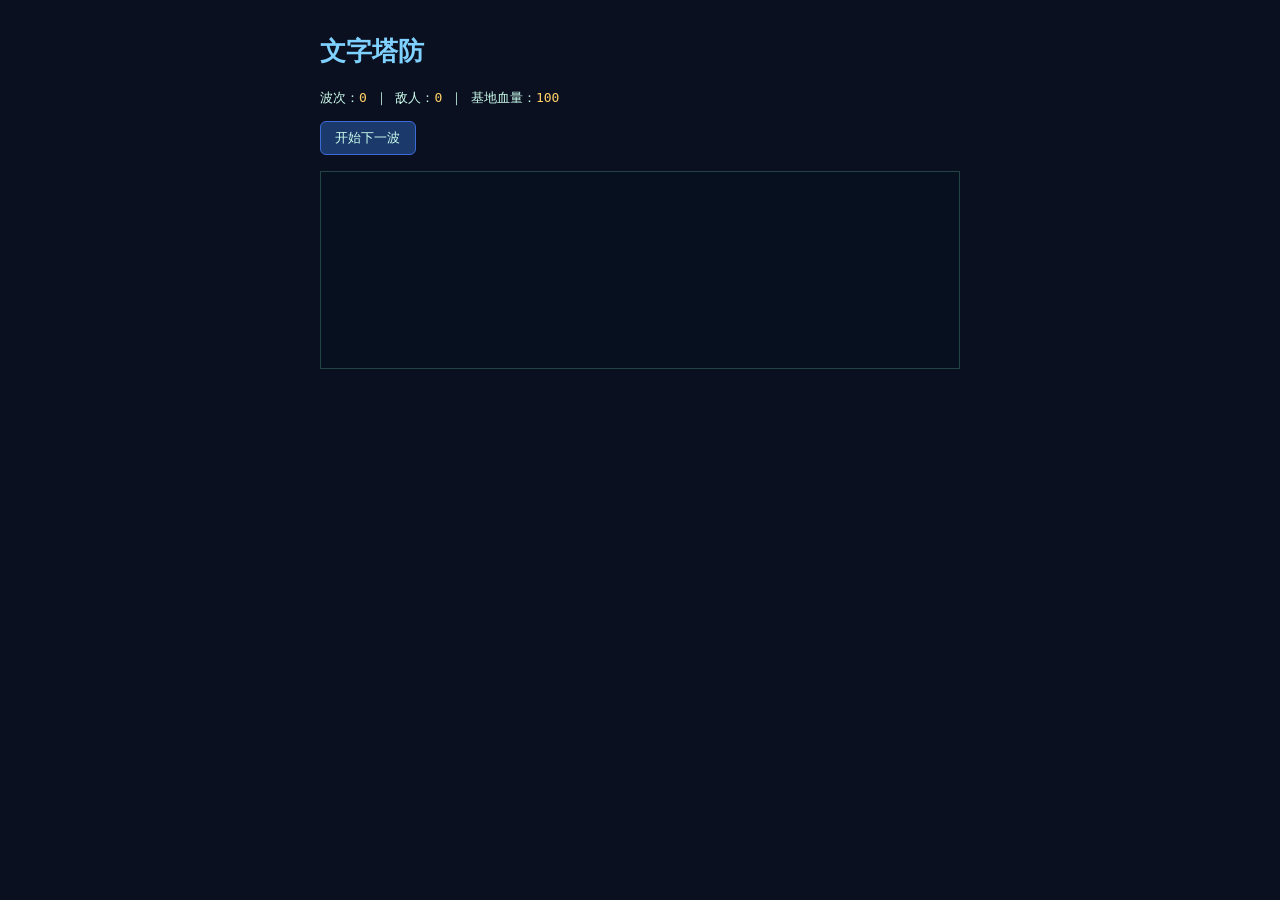
<file: index.html>
<!doctype html>
<html lang="zh">
<head>
<meta charset="utf-8">
<title>文字塔防 · Text Tower Defense</title>
<style>
  body{font-family:monospace;background:#0b1020;color:#cfe;max-width:640px;margin:2rem auto;line-height:1.5}
  h1{color:#7fd1ff}
  button{font:inherit;padding:.4rem .9rem;background:#1b3a6b;color:#cfe;border:1px solid #3a6bd6;border-radius:6px;cursor:pointer}
  button:disabled{opacity:.4;cursor:not-allowed}
  .stat{color:#ffd166}
  .log{margin-top:1rem;height:180px;overflow:auto;border:1px solid #244;padding:.5rem;background:#06101f}
</style>
</head>
<body>
<h1>文字塔防</h1>
<p>波次：<span id="wave" class="stat">0</span> ｜ 敌人：<span id="enemies" class="stat">0</span> ｜ 基地血量：<span id="hp" class="stat">100</span></p>
<button id="start">开始下一波</button>
<div class="log" id="log" aria-live="polite"></div>
<script>
  let wave = 0, hp = 100;
  const log = (m) => {
    const d = document.getElementById('log');
    const p = document.createElement('div');
    p.textContent = m;
    d.appendChild(p);
    d.scrollTop = d.scrollHeight;
  };
  document.getElementById('start').addEventListener('click', () => {
    wave++;
    const enemies = wave * 3;
    document.getElementById('wave').textContent = wave;
    document.getElementById('enemies').textContent = enemies;
    log('第 ' + wave + ' 波来袭：' + enemies + ' 个敌人');
    for (let i = 0; i < enemies; i++) { if (Math.random() < 0.3) hp -= 5; }
    hp = Math.max(0, hp);
    document.getElementById('hp').textContent = hp;
    if (hp <= 0) {
      log('基地失守，游戏结束');
      document.getElementById('start').disabled = true;
    } else {
      log('第 ' + wave + ' 波结束，基地剩余 ' + hp + ' 血');
    }
  });
  window.__GAME__ = { getState: () => ({ wave, hp }) };
</script>
</body>
</html>
</file>
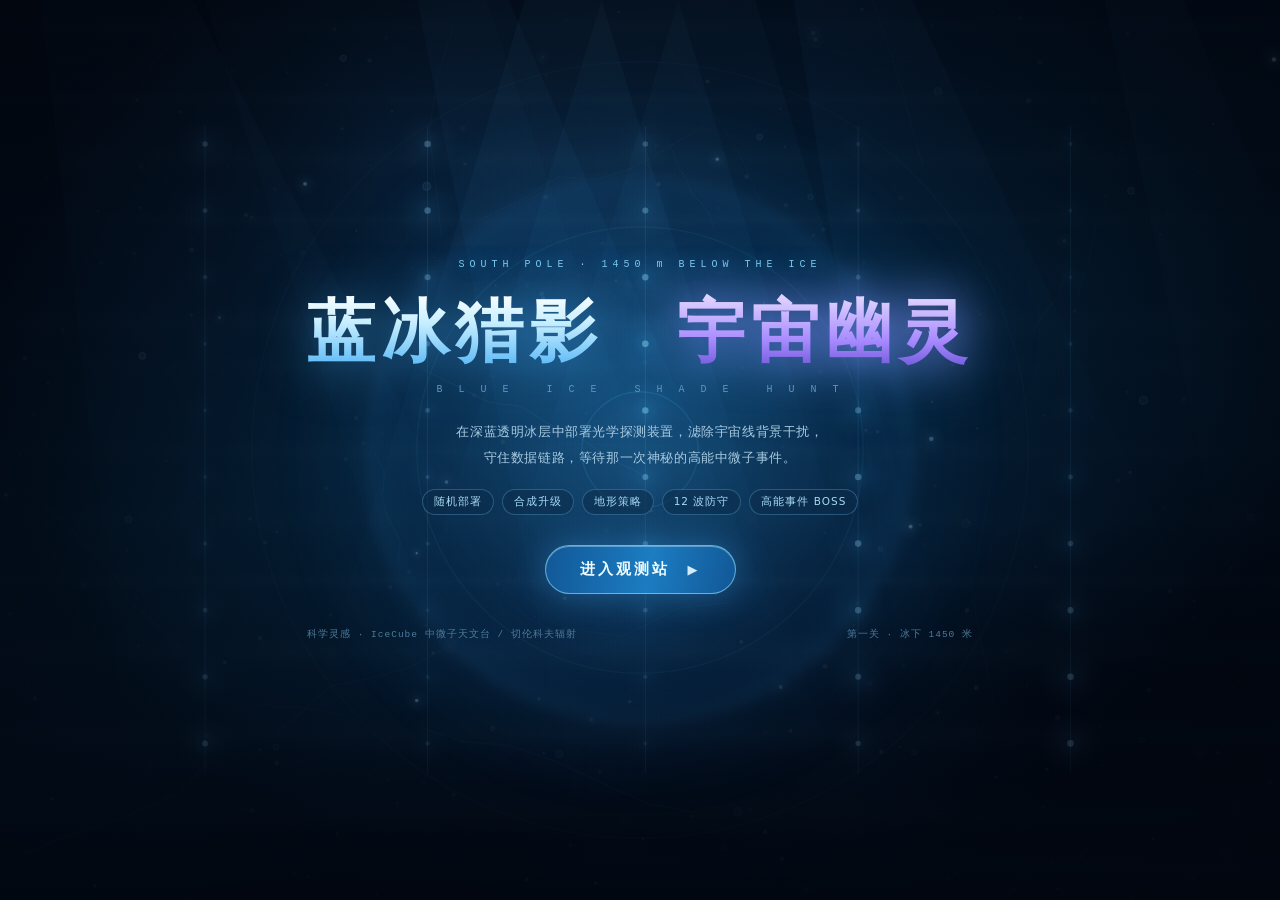
<file: blue-ice/index.html>
<!DOCTYPE html>
<html lang="zh-CN">
<head>
<meta charset="UTF-8">
<meta name="viewport" content="width=device-width, initial-scale=1.0, maximum-scale=1.0, user-scalable=no, viewport-fit=cover">
<meta name="theme-color" content="#030c1b">
<meta name="description" content="蓝冰猎影：宇宙幽灵 — 南极冰下中微子观测站科幻塔防小游戏">
<link rel="icon" type="image/svg+xml" href="data:image/svg+xml,%3Csvg xmlns='http://www.w3.org/2000/svg' viewBox='0 0 64 64'%3E%3Cdefs%3E%3CradialGradient id='g'%3E%3Cstop offset='0' stop-color='%23e6fbff'/%3E%3Cstop offset='.35' stop-color='%237fdcff'/%3E%3Cstop offset='1' stop-color='%23064a8c'/%3E%3C/radialGradient%3E%3C/defs%3E%3Crect width='64' height='64' rx='14' fill='%23030c1b'/%3E%3Ccircle cx='32' cy='32' r='15' fill='url(%23g)'/%3E%3Ccircle cx='32' cy='32' r='23' fill='none' stroke='%237fdcff' stroke-width='2' opacity='.6'/%3E%3C/svg%3E">
<title>蓝冰猎影：宇宙幽灵 · 第一关</title>
<link rel="stylesheet" href="css/style.css">
</head>
<body>
<div id="app">
  <canvas id="stage" aria-label="游戏战场"></canvas>

  <!-- ============ 顶部 HUD ============ -->
  <header id="hud" class="hidden">
    <div class="hud-brand">
      <span class="brand-mark"></span>
      <div class="brand-text">
        <b>蓝冰猎影</b>
        <small>ICE SHADE HUNT · 01</small>
      </div>
    </div>
    <div class="hud-stats">
      <div class="stat stat-link">
        <span class="stat-label">数据链路</span>
        <div class="stat-value"><span id="valLink">100</span><i>%</i></div>
        <div class="bar"><span id="barLink"></span></div>
      </div>
      <div class="stat stat-energy">
        <span class="stat-label">光子预算</span>
        <div class="stat-value"><span class="photon-dot"></span><span id="valEnergy">0</span></div>
      </div>
      <div class="stat stat-wave">
        <span class="stat-label">背景干扰波次</span>
        <div class="stat-value"><span id="valWave">0</span><i>/ 12</i></div>
      </div>
      <div class="stat stat-score">
        <span class="stat-label">有效信号</span>
        <div class="stat-value"><span id="valScore">0</span></div>
      </div>
    </div>
    <div class="hud-actions">
      <button id="btnSound" class="icon-btn" title="音效开关" aria-label="音效开关">♪</button>
      <button id="btnSpeed" class="icon-btn" title="游戏速度" aria-label="游戏速度">1×</button>
      <button id="btnPause" class="icon-btn" title="暂停" aria-label="暂停">Ⅱ</button>
      <button id="btnHelp" class="icon-btn" title="玩法说明" aria-label="玩法说明">?</button>
    </div>
  </header>

  <!-- ============ 波次横幅 ============ -->
  <div id="waveBanner" class="hidden">
    <div class="wave-kicker" id="waveKicker">INCOMING</div>
    <div class="wave-title" id="waveTitle">WAVE 01</div>
    <div class="wave-sub" id="waveSub">大气 μ 子背景流</div>
  </div>

  <!-- ============ 中央提示 ============ -->
  <div id="toast" class="hidden"></div>

  <!-- ============ 选中装置信息卡 ============ -->
  <aside id="inspector" class="hidden">
    <button id="inspClose" class="insp-close" aria-label="关闭">×</button>
    <div class="insp-head">
      <span id="inspGlyph" class="insp-glyph"></span>
      <div><b id="inspName">—</b><small id="inspRole">—</small></div>
      <span id="inspLv" class="insp-lv">Lv.1</span>
    </div>
    <p id="inspDesc" class="insp-desc"></p>
    <div id="inspStats" class="insp-stats"></div>
    <div id="inspTerrain" class="insp-terrain"></div>
    <div class="insp-btns">
      <button id="btnMergeOne" class="mini-btn primary">一键合成</button>
      <button id="btnRecycle" class="mini-btn ghost">回收钻孔</button>
    </div>
    <div class="insp-tip">拖动装置到另一座<b>同种同级</b>装置可合成升级</div>
  </aside>

  <!-- ============ 底部操作栏 ============ -->
  <footer id="dock" class="hidden">
    <div class="dock-left">
      <div class="dock-hint" id="dockHint">点击冰层中的<b>空钻孔</b>部署探测装置</div>
      <div class="dock-legend" id="dockLegend"></div>
    </div>
    <div class="dock-center">
      <button id="btnAutoDeploy" class="action-btn deploy">
        <span class="ab-icon">＋</span>
        <span class="ab-text"><b>部署探测器</b><small id="deployCost">20 光子</small></span>
      </button>
      <button id="btnAutoMerge" class="action-btn merge">
        <span class="ab-icon">◇</span>
        <span class="ab-text"><b>一键合成</b><small id="mergeCount">无可用合成</small></span>
      </button>
    </div>
    <div class="dock-right">
      <button id="btnNextWave" class="action-btn next">
        <span class="ab-text"><b>立即开始</b><small id="nextWaveSub">准备中</small></span>
      </button>
    </div>
  </footer>

  <!-- ============ 开场界面 ============ -->
  <section id="titleScreen" class="overlay">
    <div class="title-aura"></div>
    <div class="title-inner">
      <div class="title-kicker">SOUTH POLE · 1450 m BELOW THE ICE</div>
      <h1 class="title-main">蓝冰猎影<span class="title-colon">：</span><em>宇宙幽灵</em></h1>
      <div class="title-en">B L U E &nbsp; I C E &nbsp; S H A D E &nbsp; H U N T</div>
      <p class="title-desc">在深蓝透明冰层中部署光学探测装置，滤除宇宙线背景干扰，<br>守住数据链路，等待那一次神秘的高能中微子事件。</p>
      <div class="title-chips">
        <span>随机部署</span><span>合成升级</span><span>地形策略</span><span>12 波防守</span><span>高能事件 BOSS</span>
      </div>
      <button id="btnStart" class="start-btn"><span>进入观测站</span><i>▶</i></button>
      <div class="title-foot">
        <span>科学灵感 · IceCube 中微子天文台 / 切伦科夫辐射</span>
        <span>第一关 · 冰下 1450 米</span>
      </div>
    </div>
  </section>

  <!-- ============ 教程卡片 ============ -->
  <section id="tutorial" class="overlay soft hidden">
    <div class="panel tut-panel">
      <div class="panel-kicker">OBSERVER BRIEFING / 观测简报</div>
      <h2>三步开始观测</h2>
      <div class="tut-steps">
        <div class="tut-step"><span class="tut-num">01</span><div><b>部署</b><p>点击发光的空钻孔（或使用「部署探测器」），随机获得一座光学装置。第一关只完成 <b>17 个钻孔</b>，位置有限，取舍很重要。</p></div></div>
        <div class="tut-step"><span class="tut-num">02</span><div><b>合成</b><p>两座<b>同种同级</b>装置可合成升为 Lv.2 → Lv.5，威力与光效大幅增强。钻孔占满时，点选装置「回收钻孔」可腾出位置。</p></div></div>
        <div class="tut-step"><span class="tut-num">03</span><div><b>守住 12 波</b><p>干扰粒子沿裂隙涌向数据链路。纯净冰增伤、共振冰增速、气泡层增程。最后一波是「宇宙幽灵」。</p></div></div>
      </div>
      <button id="btnTutOk" class="start-btn small"><span>开始观测</span><i>▶</i></button>
    </div>
  </section>

  <!-- ============ 帮助面板 ============ -->
  <section id="helpPanel" class="overlay soft hidden">
    <div class="panel">
      <button class="panel-close" id="btnHelpClose" aria-label="关闭">×</button>
      <div class="panel-kicker">FIELD MANUAL / 装置手册</div>
      <h2>装置与地形</h2>
      <div id="helpTowers" class="help-grid"></div>
      <h3>冰层地形</h3>
      <div class="help-terrain">
        <div><i class="tt pure"></i><b>纯净深冰</b><span>光衰减小 · 伤害 +25%</span></div>
        <div><i class="tt resonant"></i><b>共振冰</b><span>触发频率 · 攻速 +30%</span></div>
        <div><i class="tt bubble"></i><b>气泡层</b><span>散射延展 · 射程 +35%</span></div>
      </div>
      <p class="help-note"><b style="color:#b9ecff">亮色钻孔</b>为本关可用位置（共 17 个），暗色冰层尚未钻探；每累计部署 5 次，成本 +5 光子（按钮实时显示），所以「铺开还是合成」始终是要算的账。<b style="color:#ffb3c6">链路生命值</b>：普通干扰抵达链路按类型扣 2%–9%；宇宙幽灵每次穿透扣 38%，随后被弹回注入口重新进入——它不会一次清空链路，但连续失守就会被慢慢抽干。真实 IceCube 用热水钻在冰下 1450–2450 米布置光学模块，通过捕捉切伦科夫蓝光的到达时间重建中微子方向。本作把「过滤宇宙线背景、捕捉稀有事件」艺术化为塔防。</p>
    </div>
  </section>

  <!-- ============ 结算面板 ============ -->
  <section id="resultScreen" class="overlay soft hidden">
    <div class="panel result-panel">
      <div class="result-glow"></div>
      <div class="panel-kicker" id="resKicker">OBSERVATION COMPLETE</div>
      <h2 id="resTitle">高能中微子事件 · 捕获成功</h2>
      <p id="resDesc" class="res-desc"></p>
      <div id="resStars" class="res-stars"></div>
      <div id="resStats" class="res-stats"></div>
      <div id="resScience" class="res-science"></div>
      <div class="res-btns">
        <button id="btnReplay" class="start-btn small"><span>再次观测</span><i>↻</i></button>
      </div>
    </div>
  </section>

  <!-- ============ 暂停遮罩 ============ -->
  <div id="pauseVeil" class="hidden"><div>观测暂停<small>点击继续</small></div></div>

  <!-- ============ 全屏闪光层 ============ -->
  <div id="flash"></div>
</div>

<script src="js/audio.js"></script>
<script src="js/render.js"></script>
<script src="js/game.js"></script>
</body>
</html>
</file>
<file: blue-ice/css/style.css>
/* ===========================================================
   蓝冰猎影：宇宙幽灵  —  UI 样式
   纯 CSS，无外部字体/图片依赖
   =========================================================== */
:root{
  --bg0:#020814; --bg1:#04162c; --bg2:#072a48;
  --ice:#7fdcff; --ice2:#39a9ff; --ice3:#0d6bc4;
  --glow:#b9efff; --violet:#a99bff; --warn:#ff7896;
  --txt:#dcefff; --mut:#88afc9; --dim:#587d99;
  --glass:rgba(6,24,45,.72);
  --line:rgba(125,205,255,.22);
  --line2:rgba(125,205,255,.42);
  --shadow:0 18px 60px rgba(0,0,0,.55);
  --mono:ui-monospace,"SFMono-Regular",Consolas,"Liberation Mono",monospace;
  --sans:"PingFang SC","Microsoft YaHei","Hiragino Sans GB","Noto Sans CJK SC",system-ui,-apple-system,sans-serif;
}
*{box-sizing:border-box;-webkit-tap-highlight-color:transparent}
html,body{margin:0;padding:0;height:100%;overflow:hidden;background:var(--bg0);}
body{font-family:var(--sans);color:var(--txt);user-select:none;-webkit-user-select:none;touch-action:none;}
button{font-family:inherit;color:inherit;cursor:pointer;border:0;background:none;outline:none}
button:active{transform:translateY(1px)}
.hidden{display:none !important}

#app{position:fixed;inset:0;overflow:hidden;background:radial-gradient(ellipse at 50% 30%,#0a2a4a 0%,#041326 55%,#01060f 100%);}
#stage{position:absolute;inset:0;width:100%;height:100%;display:block;touch-action:none}

/* 全屏闪光（切伦科夫高潮 / 受击） */
#flash{position:absolute;inset:0;pointer-events:none;opacity:0;z-index:60;
  background:radial-gradient(circle at 50% 50%,rgba(200,244,255,.95),rgba(74,178,255,.5) 35%,rgba(20,90,180,0) 72%);}
#flash.hit{background:radial-gradient(circle at 88% 50%,rgba(255,110,140,.55),rgba(120,20,60,0) 65%)}

/* ---------------- 顶部 HUD ---------------- */
#hud{position:absolute;top:0;left:0;right:0;z-index:20;display:flex;align-items:center;gap:18px;
  padding:10px 18px;background:linear-gradient(180deg,rgba(2,10,22,.94),rgba(3,14,28,.68) 72%,transparent);
  border-bottom:1px solid rgba(120,200,255,.10);}
.hud-brand{display:flex;align-items:center;gap:10px;min-width:150px}
.brand-mark{width:26px;height:26px;border-radius:50%;position:relative;flex:none;
  background:radial-gradient(circle at 35% 32%,#e6fbff,#63c8ff 32%,#0a4f9e 70%,#05203f);
  box-shadow:0 0 18px rgba(90,200,255,.75),inset 0 0 8px rgba(255,255,255,.6)}
.brand-mark:after{content:"";position:absolute;inset:-6px;border:1px solid rgba(120,215,255,.45);border-radius:50%;
  border-left-color:transparent;border-bottom-color:transparent;animation:spin 7s linear infinite}
@keyframes spin{to{transform:rotate(360deg)}}
.brand-text b{display:block;font-size:15px;letter-spacing:2px;font-weight:700;
  background:linear-gradient(90deg,#e6faff,#7ccfff);-webkit-background-clip:text;background-clip:text;color:transparent}
.brand-text small{display:block;font:9px/1.4 var(--mono);letter-spacing:1.6px;color:var(--dim);margin-top:2px}

.hud-stats{display:flex;gap:8px;flex:1;justify-content:center;flex-wrap:wrap}
.stat{min-width:104px;padding:6px 12px 7px;border:1px solid var(--line);border-radius:9px;
  background:linear-gradient(160deg,rgba(12,42,72,.78),rgba(5,20,38,.65));
  box-shadow:inset 0 1px 0 rgba(180,235,255,.10);position:relative;overflow:hidden}
.stat:before{content:"";position:absolute;top:0;left:0;width:26px;height:1px;background:var(--ice);opacity:.7}
.stat-label{display:block;font-size:9.5px;letter-spacing:1.3px;color:var(--mut)}
.stat-value{font:700 20px/1.25 var(--mono);color:#e8faff;display:flex;align-items:baseline;gap:3px;
  text-shadow:0 0 14px rgba(90,200,255,.45)}
.stat-value i{font:10px var(--mono);color:var(--dim);font-style:normal}
.stat-energy .stat-value{color:#a8e9ff}
.photon-dot{width:9px;height:9px;border-radius:50%;background:#7fe4ff;display:inline-block;margin-right:5px;
  box-shadow:0 0 10px #6fd8ff,0 0 20px #2aa6ff;animation:pulse 2s ease-in-out infinite}
@keyframes pulse{50%{opacity:.55;transform:scale(.8)}}
.bar{height:3px;border-radius:3px;background:rgba(120,190,240,.16);margin-top:5px;overflow:hidden}
.bar span{display:block;height:100%;width:100%;border-radius:3px;
  background:linear-gradient(90deg,#2b83e8,#7fe4ff);box-shadow:0 0 8px #56c6ff;transition:width .35s}
.stat-link.low .bar span{background:linear-gradient(90deg,#e0446c,#ff90a8);box-shadow:0 0 8px #ff5f83}
.stat-link.low .stat-value{color:#ffb6c6}

.hud-actions{display:flex;gap:6px;min-width:150px;justify-content:flex-end}
.icon-btn{width:32px;height:32px;border:1px solid var(--line);border-radius:8px;font:12px var(--mono);
  background:rgba(9,32,56,.7);color:var(--ice);transition:.18s}
.icon-btn:hover{border-color:var(--line2);background:rgba(20,66,105,.8);box-shadow:0 0 14px rgba(80,190,255,.25)}
.icon-btn.off{color:var(--dim);opacity:.6}

/* ---------------- 波次横幅 ---------------- */
#waveBanner{position:absolute;top:23%;left:0;right:0;z-index:25;text-align:center;pointer-events:none;
  animation:bannerIn 2.6s ease-out forwards}
@keyframes bannerIn{0%{opacity:0;transform:translateY(18px) scale(.94)}
  15%{opacity:1;transform:none}72%{opacity:1}100%{opacity:0;transform:translateY(-14px) scale(1.03)}}
.wave-kicker{font:10px var(--mono);letter-spacing:6px;color:#8fd8ff;text-shadow:0 0 12px #3aa8ff}
.wave-title{font:800 clamp(30px,5.4vw,58px)/1.1 var(--mono);letter-spacing:5px;margin:6px 0;
  background:linear-gradient(90deg,#e9fbff,#66c9ff 50%,#e9fbff);-webkit-background-clip:text;background-clip:text;color:transparent;
  filter:drop-shadow(0 0 22px rgba(80,190,255,.6))}
.wave-sub{font-size:13px;letter-spacing:3px;color:#bfe7ff}
#waveBanner.boss .wave-kicker{color:#c9b8ff;text-shadow:0 0 14px #8a6cff}
#waveBanner.boss .wave-title{background:linear-gradient(90deg,#f0e9ff,#a98cff 50%,#f0e9ff);-webkit-background-clip:text;background-clip:text;
  filter:drop-shadow(0 0 26px rgba(160,120,255,.8))}

/* ---------------- Toast ---------------- */
#toast{position:absolute;top:15%;left:50%;transform:translateX(-50%);z-index:30;pointer-events:none;
  padding:8px 20px;border:1px solid var(--line2);border-radius:30px;background:rgba(6,26,48,.9);
  font-size:12.5px;letter-spacing:1px;color:#d9f3ff;box-shadow:0 0 24px rgba(60,170,255,.3);
  animation:toastIn 2.2s ease-out forwards;white-space:nowrap}
@keyframes toastIn{0%{opacity:0;transform:translate(-50%,-10px)}12%{opacity:1;transform:translate(-50%,0)}
  78%{opacity:1}100%{opacity:0;transform:translate(-50%,-8px)}}

/* ---------------- 选中装置信息卡 ---------------- */
#inspector{position:absolute;right:16px;top:96px;z-index:22;width:230px;padding:16px;
  border:1px solid var(--line2);border-radius:14px;background:var(--glass);backdrop-filter:blur(14px);
  box-shadow:var(--shadow),0 0 28px rgba(60,170,255,.16);animation:slideIn .25s ease-out}
@keyframes slideIn{from{opacity:0;transform:translateX(16px)}to{opacity:1;transform:none}}
.insp-close{position:absolute;right:9px;top:7px;font-size:20px;color:var(--dim);line-height:1}
.insp-head{display:flex;align-items:center;gap:10px}
.insp-glyph{width:38px;height:38px;border-radius:10px;flex:none;display:grid;place-items:center;font-size:19px;
  border:1px solid var(--line2);background:radial-gradient(circle at 40% 35%,rgba(120,220,255,.35),rgba(8,40,70,.8));
  box-shadow:0 0 16px rgba(80,190,255,.35)}
.insp-head b{display:block;font-size:14px;letter-spacing:1px}
.insp-head small{display:block;font:9px var(--mono);color:var(--dim);letter-spacing:.6px;margin-top:2px}
.insp-lv{margin-left:auto;font:700 12px var(--mono);color:#8fe4ff;border:1px solid var(--line2);
  padding:3px 6px;border-radius:5px;background:rgba(30,110,180,.22)}
.insp-desc{font-size:11.5px;line-height:1.7;color:var(--mut);margin:12px 0 10px}
.insp-stats{display:grid;grid-template-columns:1fr 1fr;gap:6px;margin-bottom:10px}
.insp-stats div{border:1px solid rgba(125,205,255,.14);border-radius:7px;padding:6px 8px;background:rgba(8,32,56,.5)}
.insp-stats span{display:block;font-size:9px;color:var(--dim);letter-spacing:.8px}
.insp-stats b{font:600 13px var(--mono);color:#cdefff}
.insp-terrain{font-size:10.5px;color:#9fdcff;padding:7px 9px;border-radius:7px;
  background:rgba(30,110,180,.16);border-left:2px solid var(--ice2);margin-bottom:10px}
.insp-btns{display:flex;gap:7px}
.mini-btn{flex:1;padding:8px 4px;border-radius:7px;font-size:11px;letter-spacing:.6px;transition:.18s}
.mini-btn.primary{border:1px solid rgba(120,220,255,.5);background:linear-gradient(160deg,rgba(30,120,200,.6),rgba(12,60,110,.6));color:#e6faff}
.mini-btn.ghost{border:1px solid var(--line);color:var(--mut);background:rgba(10,36,62,.5)}
.mini-btn:hover{box-shadow:0 0 14px rgba(80,190,255,.3)}
.mini-btn:disabled{opacity:.35;cursor:not-allowed;box-shadow:none}
.insp-tip{font-size:9.5px;color:var(--dim);margin-top:10px;line-height:1.6}
.insp-tip b{color:#9fdcff}

/* ---------------- 底部操作栏 ---------------- */
#dock{position:absolute;left:0;right:0;bottom:0;z-index:20;display:flex;align-items:flex-end;gap:14px;
  padding:12px 18px 16px;background:linear-gradient(0deg,rgba(2,10,22,.95),rgba(3,14,28,.55) 70%,transparent)}
.dock-left{flex:1;min-width:0}
.dock-hint{font-size:11px;color:var(--mut);letter-spacing:.5px;line-height:1.5}
.dock-hint b{color:#a9e6ff}
.dock-legend{display:flex;gap:10px;flex-wrap:wrap;margin-top:7px}
.lg{display:flex;align-items:center;gap:4px;font-size:9.5px;color:var(--dim)}
.lg i{width:8px;height:8px;border-radius:50%;display:inline-block}
.lg i.pure{background:#7fe4ff;box-shadow:0 0 8px #7fe4ff}
.lg i.resonant{background:#b69bff;box-shadow:0 0 8px #b69bff}
.lg i.bubble{background:#8fd8c8;box-shadow:0 0 8px #8fd8c8}
.dock-center{display:flex;gap:9px}
.action-btn{display:flex;align-items:center;gap:9px;padding:9px 15px;border-radius:11px;border:1px solid var(--line2);
  background:linear-gradient(160deg,rgba(16,58,98,.92),rgba(6,26,48,.92));transition:.18s;
  box-shadow:inset 0 1px 0 rgba(180,235,255,.13),0 6px 22px rgba(0,0,0,.35);min-width:132px}
.action-btn:hover{border-color:rgba(150,225,255,.7);box-shadow:0 0 22px rgba(70,180,255,.35),inset 0 1px 0 rgba(180,235,255,.2)}
.action-btn:disabled{opacity:.42;cursor:not-allowed;box-shadow:none;transform:none}
.ab-icon{font:20px var(--mono);color:#9be5ff;width:24px;text-align:center;text-shadow:0 0 12px #4bb8ff}
.ab-text b{display:block;font-size:12px;letter-spacing:1px;white-space:nowrap}
.ab-text small{display:block;font:9px var(--mono);color:var(--mut);margin-top:2px;white-space:nowrap}
.action-btn.deploy{background:linear-gradient(160deg,rgba(18,84,140,.95),rgba(7,38,72,.95));border-color:rgba(120,220,255,.55)}
.action-btn.merge .ab-icon{color:#c3b0ff;text-shadow:0 0 12px #9c7dff}
.action-btn.next{background:linear-gradient(160deg,rgba(12,50,88,.9),rgba(5,24,44,.9));min-width:116px;justify-content:center}
.action-btn.next.ready{animation:readyGlow 1.8s ease-in-out infinite}
@keyframes readyGlow{50%{box-shadow:0 0 26px rgba(90,210,255,.55),inset 0 1px 0 rgba(180,235,255,.2)}}
.dock-right{flex:1;display:flex;justify-content:flex-end}

/* ---------------- 遮罩 / 面板通用 ---------------- */
.overlay{position:absolute;inset:0;z-index:40;display:grid;place-items:center;padding:18px;
  background:radial-gradient(ellipse at 50% 45%,rgba(6,32,60,.72),rgba(1,6,15,.94) 75%)}
.overlay.soft{background:rgba(1,7,17,.74);backdrop-filter:blur(8px)}
.panel{position:relative;width:min(560px,94vw);max-height:88vh;overflow:auto;padding:28px 30px;
  border:1px solid var(--line2);border-radius:18px;
  background:linear-gradient(155deg,rgba(10,38,68,.96),rgba(3,16,32,.97));
  box-shadow:var(--shadow),0 0 60px rgba(40,140,230,.18);animation:panelIn .35s cubic-bezier(.2,.9,.25,1)}
@keyframes panelIn{from{opacity:0;transform:translateY(20px) scale(.97)}to{opacity:1;transform:none}}
.panel:before{content:"";position:absolute;inset:0;border-radius:18px;pointer-events:none;
  background:linear-gradient(120deg,rgba(140,225,255,.06),transparent 40%)}
.panel-close{position:absolute;right:14px;top:10px;font-size:24px;color:var(--dim);z-index:2}
.panel-kicker{font:10px var(--mono);letter-spacing:4px;color:#78c9f5;text-shadow:0 0 12px rgba(70,180,255,.5)}
.panel h2{font-size:23px;letter-spacing:2px;margin:10px 0 14px;font-weight:700;
  background:linear-gradient(90deg,#eafaff,#77cdff);-webkit-background-clip:text;background-clip:text;color:transparent}
.panel h3{font-size:13px;letter-spacing:1.5px;color:#b6e2ff;margin:20px 0 10px}

/* ---------------- 开场标题 ---------------- */
#titleScreen{background:radial-gradient(ellipse at 50% 42%,rgba(6,32,60,.40),rgba(1,6,15,.80) 72%)}
.title-aura{position:absolute;width:min(78vw,760px);aspect-ratio:1;border-radius:50%;pointer-events:none;
  background:radial-gradient(circle,rgba(55,160,235,.24) 0%,rgba(30,110,190,.10) 38%,transparent 68%);
  filter:blur(6px);animation:aura 9s ease-in-out infinite}
@keyframes aura{50%{transform:scale(1.12);opacity:.72}}
.title-aura:after{content:"";position:absolute;inset:14%;border-radius:50%;border:1px solid rgba(120,210,255,.14);
  box-shadow:0 0 60px rgba(60,160,240,.15) inset}
.title-inner{position:relative;text-align:center;z-index:2;max-width:720px}
.title-kicker{font:10px var(--mono);letter-spacing:5px;color:#7cc8f0;margin-bottom:22px;
  text-shadow:0 0 16px rgba(70,180,255,.6)}
.title-main{font-size:clamp(34px,6.6vw,68px);letter-spacing:6px;line-height:1.18;margin:0;font-weight:800;
  background:linear-gradient(180deg,#ffffff 0%,#c7efff 38%,#4fb2f5 100%);
  -webkit-background-clip:text;background-clip:text;color:transparent;
  filter:drop-shadow(0 4px 26px rgba(70,180,255,.55))}
.title-main em{font-style:normal;background:linear-gradient(180deg,#e6dcff,#a98cff 60%,#6d55d8);
  -webkit-background-clip:text;background-clip:text;color:transparent;filter:drop-shadow(0 0 24px rgba(160,120,255,.6))}
.title-colon{opacity:.55}
.title-en{font:10px var(--mono);letter-spacing:5px;color:#5d95bb;margin-top:12px}
.title-desc{font-size:13px;line-height:2;color:#a8cbe2;margin:24px 0 18px;letter-spacing:.6px}
.title-chips{display:flex;gap:8px;justify-content:center;flex-wrap:wrap;margin-bottom:30px}
.title-chips span{font-size:10.5px;letter-spacing:1px;padding:5px 11px;border:1px solid rgba(120,205,255,.28);
  border-radius:20px;color:#a7d9f5;background:rgba(12,44,76,.55)}
.start-btn{display:inline-flex;align-items:center;gap:18px;padding:14px 34px;border-radius:40px;
  font-size:15px;letter-spacing:3px;font-weight:700;color:#eafaff;position:relative;overflow:hidden;
  border:1px solid rgba(150,230,255,.6);
  background:linear-gradient(100deg,rgba(18,92,158,.9),rgba(30,132,204,.9) 55%,rgba(18,92,158,.9));
  box-shadow:0 0 34px rgba(60,170,255,.4),inset 0 1px 0 rgba(220,250,255,.35);transition:.2s}
.start-btn:before{content:"";position:absolute;top:0;left:-60%;width:35%;height:100%;
  background:linear-gradient(90deg,transparent,rgba(220,250,255,.35),transparent);transform:skewX(-20deg);
  animation:sheen 3.4s ease-in-out infinite}
@keyframes sheen{0%,60%{left:-60%}100%{left:130%}}
.start-btn:hover{box-shadow:0 0 48px rgba(90,200,255,.65),inset 0 1px 0 rgba(220,250,255,.5);transform:translateY(-2px)}
.start-btn i{font-style:normal;font-size:13px;opacity:.9}
.start-btn.small{padding:11px 26px;font-size:13px;letter-spacing:2px;margin-top:20px}
.title-foot{display:flex;justify-content:space-between;gap:12px;margin-top:34px;font:9.5px var(--mono);
  letter-spacing:1px;color:#4d7a9a;flex-wrap:wrap}

/* ---------------- 教程 ---------------- */
.tut-panel{width:min(520px,94vw)}
.tut-steps{display:flex;flex-direction:column;gap:14px;margin-top:8px}
.tut-step{display:flex;gap:14px;align-items:flex-start;padding:12px 14px;border-radius:11px;
  border:1px solid rgba(125,205,255,.16);background:rgba(9,34,60,.55)}
.tut-num{font:700 20px var(--mono);color:#5fc4ff;text-shadow:0 0 14px rgba(70,180,255,.6);flex:none}
.tut-step b{font-size:13px;letter-spacing:1.5px;color:#d7f2ff}
.tut-step p{margin:5px 0 0;font-size:11.5px;line-height:1.75;color:var(--mut)}
.tut-step p b{font-size:11.5px;color:#9fe2ff;letter-spacing:0}

/* ---------------- 帮助 ---------------- */
.help-grid{display:grid;grid-template-columns:1fr 1fr;gap:9px}
.help-grid>div{display:flex;gap:9px;padding:10px;border-radius:9px;border:1px solid rgba(125,205,255,.15);
  background:rgba(9,34,60,.5)}
.hg-icon{width:30px;height:30px;flex:none;display:grid;place-items:center;border-radius:8px;font-size:15px;
  border:1px solid var(--line2);background:radial-gradient(circle at 40% 35%,rgba(120,220,255,.3),rgba(8,40,70,.8))}
.help-grid b{display:block;font-size:11.5px;color:#d7f2ff}
.help-grid small{display:block;font-size:9.5px;line-height:1.5;color:var(--mut);margin-top:3px}
.help-terrain{display:grid;grid-template-columns:repeat(3,1fr);gap:8px}
.help-terrain>div{padding:10px;border-radius:9px;border:1px solid rgba(125,205,255,.15);background:rgba(9,34,60,.5);text-align:center}
.help-terrain i{display:block;width:16px;height:16px;border-radius:50%;margin:0 auto 8px}
.help-terrain i.pure{background:#7fe4ff;box-shadow:0 0 12px #7fe4ff}
.help-terrain i.resonant{background:#b69bff;box-shadow:0 0 12px #b69bff}
.help-terrain i.bubble{background:#8fd8c8;box-shadow:0 0 12px #8fd8c8}
.help-terrain b{display:block;font-size:11px;color:#d7f2ff}
.help-terrain span{display:block;font-size:9px;color:var(--mut);margin-top:4px}
.help-note{font-size:10.5px;line-height:1.8;color:var(--dim);border-top:1px solid rgba(125,205,255,.14);
  padding-top:14px;margin:20px 0 0}

/* ---------------- 结算 ---------------- */
.result-panel{text-align:center;overflow:hidden}
.result-glow{position:absolute;top:-140px;left:50%;transform:translateX(-50%);width:520px;height:380px;
  border-radius:50%;pointer-events:none;background:radial-gradient(circle,rgba(110,215,255,.44),rgba(40,140,230,.12) 45%,transparent 70%);filter:blur(14px)}
.result-panel.lose .result-glow{background:radial-gradient(circle,rgba(255,90,130,.24),transparent 68%)}
.result-panel.lose .panel-kicker{color:#ff9ab0}
.result-panel.lose h2{background:linear-gradient(90deg,#ffdce5,#ff87a5);-webkit-background-clip:text;background-clip:text}
.res-desc{font-size:12.5px;line-height:1.9;color:#a9cbe3;margin:0 0 16px}
.res-stars{font-size:30px;letter-spacing:10px;margin:6px 0 18px;color:#ffd98a;text-shadow:0 0 20px rgba(255,200,100,.6);height:38px}
.res-stars .off{color:rgba(140,180,210,.22);text-shadow:none}
.res-stats{display:grid;grid-template-columns:repeat(4,1fr);gap:8px;margin-bottom:16px}
.res-stats div{padding:11px 4px;border-radius:9px;border:1px solid rgba(125,205,255,.17);background:rgba(9,34,60,.55)}
.res-stats span{display:block;font-size:10px;color:#9dc3dc;letter-spacing:.7px}
.res-stats b{display:block;font:700 17px var(--mono);color:#d5f2ff;margin-top:4px}
.res-science{text-align:left;padding:12px 15px;border-radius:10px;border-left:2px solid var(--ice2);
  background:rgba(18,70,120,.25);font-size:11.5px;line-height:1.85;color:#c2e2f5}
.res-science b{color:#b9ecff;letter-spacing:1px}
.res-btns{margin-top:18px}

/* ---------------- 暂停 ---------------- */
#pauseVeil{position:absolute;inset:0;z-index:35;display:grid;place-items:center;background:rgba(2,10,22,.6);
  backdrop-filter:blur(4px);font-size:26px;letter-spacing:8px;color:#cdefff;text-align:center}
#pauseVeil small{display:block;font-size:11px;letter-spacing:2px;color:var(--mut);margin-top:12px}

/* ===========================================================
   响应式：窄屏 / 手机竖屏
   =========================================================== */
@media (max-width:820px){
  #hud{padding:7px 10px;gap:8px;flex-wrap:wrap}
  .hud-brand{min-width:auto}
  .brand-text b{font-size:12px;letter-spacing:1px}
  .brand-text small{display:none}
  .brand-mark{width:20px;height:20px}
  .hud-stats{order:3;width:100%;flex:1 0 100%;gap:5px;justify-content:space-between}
  .stat{min-width:0;flex:1;padding:4px 7px 5px}
  .stat-label{font-size:8px;letter-spacing:.4px}
  .stat-value{font-size:15px}
  .stat-score{display:none}
  .hud-actions{min-width:auto;gap:4px}
  .icon-btn{width:28px;height:28px;font-size:11px}
  #inspector{right:8px;top:auto;bottom:112px;width:min(230px,62vw);padding:12px}
  #dock{padding:8px 10px 10px;gap:8px;flex-wrap:wrap}
  .dock-left{order:2;flex:1 0 100%}
  .dock-hint{font-size:10px}
  .dock-legend{display:none}
  .dock-center{order:1;flex:1;gap:6px}
  .action-btn{min-width:0;flex:1;padding:8px 9px;gap:6px;justify-content:center}
  .action-btn.next{min-width:0;flex:none;padding:8px 11px}
  .ab-icon{font-size:17px;width:18px}
  .ab-text b{font-size:11px;letter-spacing:.4px}
  .ab-text small{font-size:8px}
  .dock-right{order:1;flex:none}
  .panel{padding:22px 18px}
  .panel h2{font-size:19px}
  .help-grid{grid-template-columns:1fr}
  .res-stats{grid-template-columns:repeat(2,1fr)}
  .title-desc{font-size:11.5px;line-height:1.9}
  .title-chips{gap:5px;margin-bottom:22px}
  .title-chips span{font-size:9px;padding:4px 8px}
  .title-foot{justify-content:center;margin-top:24px}
  .start-btn{padding:12px 26px;font-size:13px}
}
@media (max-height:520px){
  #hud{padding:5px 10px}
  .hud-stats{display:none}
  #dock{padding:6px 10px}
  .dock-left{display:none}
  #inspector{top:60px;bottom:auto}
  .title-desc{margin:12px 0}
  .title-kicker{margin-bottom:10px}
  .title-chips{margin-bottom:14px}
  .title-foot{margin-top:16px}
  .panel{padding:16px 20px;max-height:94vh}
  .tut-steps{gap:7px}
  .tut-step{padding:8px 11px}
}
</file>
